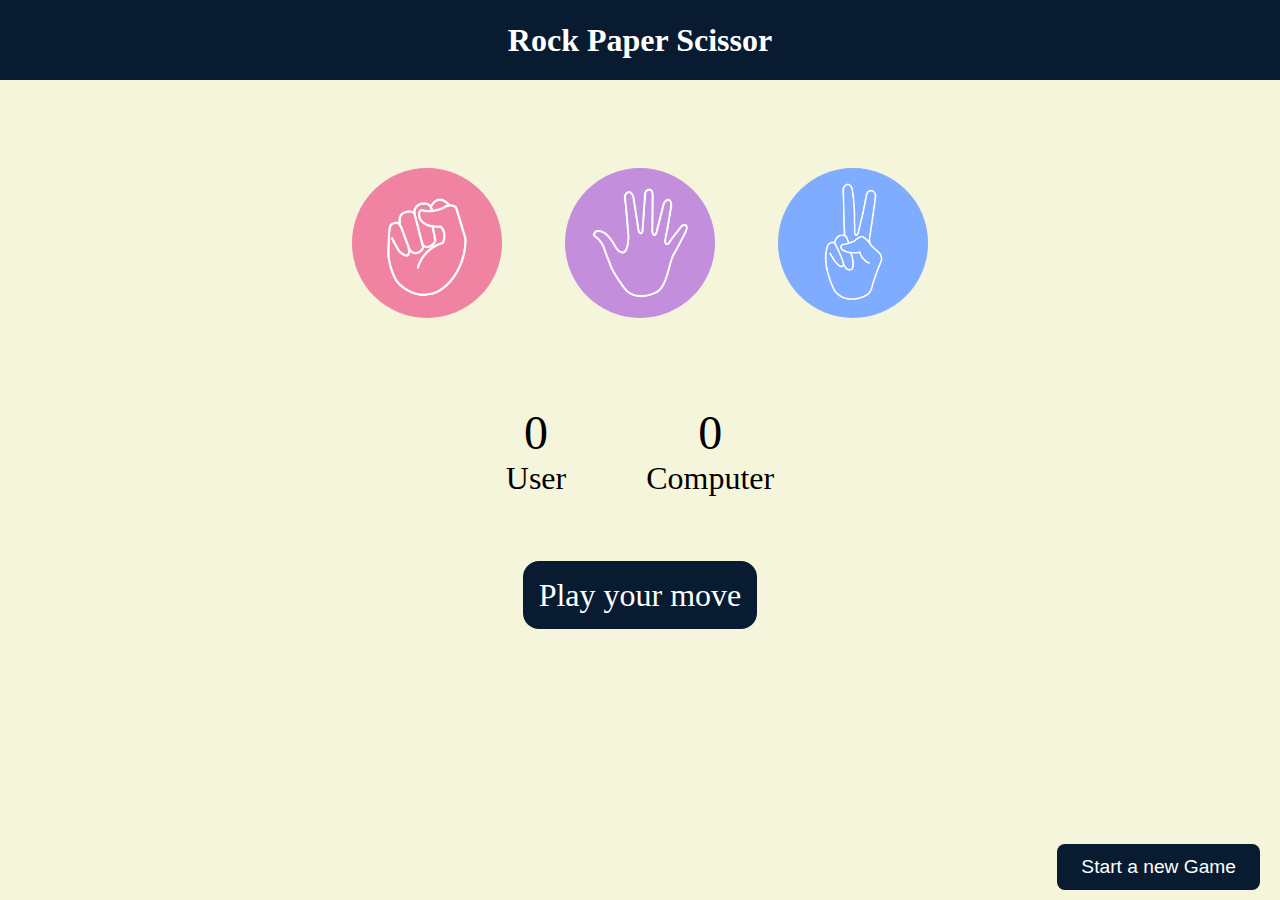
<file: index.html>
<!DOCTYPE html>
<html lang="en">
<head>
    <meta charset="UTF-8">
    <meta name="viewport" content="width=device-width, initial-scale=1.0">
    <title>Rock Paper Scissor Game</title>
    <Link rel="stylesheet" href="style.css">
</head>
<body>
    <h1>Rock Paper Scissor</h1>
    <div class="choices">
        <div class="choice" id="rock">
            <img src="images/rock.png" alt="rock" >
        </div>
        <div class="choice" id="paper">
            <img src="images/paper.png" alt="paper" >
        </div>
        <div class="choice" id="scissors">
            <img src="images/scissors.png" alt="scissors" >
        </div>
    </div>
    <div class="score-board">
        <div class="score">
            <p id="user-score">0</p>
            <p>User</p>
        </div>
        <div class="score">
            <p id="comp-score">0</p>
            <p>Computer</p>
        </div>
    </div>
    <div class="msg-container">
        <p id="msg">Play your move</p>
    </div>
    <button id="new-game" >Start a new Game</button>

    <script src="script.js"></script>
</body>
</html>
</file>
<file: style.css>
*{
    margin:0;
    padding:0;
    text-align: center;
}

body{
    background-color: beige;
}

h1{
    background-color: #081b31;
    color: #fff;
    height: 5rem;
    line-height: 5rem;
}

.choice{
    width:165px;
    height: 165px;
     border-radius: 50%;
    display: flex;
    justify-content: center;
    align-items: center;
}

.choice:hover{
    background-color:#081b31 ;
    cursor: pointer;
}


img{
    width:150px;
    height: 150px;
    object-fit: cover;
    border-radius: 50%;
}

.choices{
    display: flex;
    justify-content:center;
    align-items: center;
    gap:3rem;
    margin:5rem;
}

.score-board{
    display: flex;
    justify-content: center;
    align-items: center;
    gap: 5rem;
    margin:3rem;
    font-size: 2rem;;
}

#user-score, #comp-score{
    font-size: 3rem;
}

.msg-container{
    margin-top: 5rem;
}

#msg{
    font-size: 2rem;
    background-color: #081b31;
    color: #fff;
    padding: 1rem;
    border-radius: 1rem;
    display:inline;
}

#new-game{
    position: fixed;
    bottom: 10px;
    right: 20px;
    padding: 12px 24px;
    background: #081b31;
    color: #fff;
    border: none;
    border-radius: 8px;
    cursor: pointer;
    font-size: 1.2rem;
}

#new-game:hover{
    opacity:0.5;
}

@media (max-width: 600px) {
    h1 {
        font-size: 1.5rem;
        height: 3.5rem;
        line-height: 3.5rem;
    }
    .choices {
        gap: 1rem;
        margin: 2rem 0.5rem;
    }
    .choice {
        width: 32vw;
        height: 32vw;
        max-width: 110px;
        max-height: 110px;
        min-width: 60px;
        min-height: 60px;
    }
    .score-board {
        gap: 1rem;
        font-size: 1rem;
        margin: 1rem 0.5rem;
    }
    #user-score, #comp-score {
        font-size: 1.5rem;
    }
    #msg {
        font-size: 1rem;
        padding: 0.7rem 1rem;
    }
    #new-game {
        padding: 8px 16px;
        font-size: 1rem;
        bottom: 8px;
        right: 8px;
    }
}
</file>
